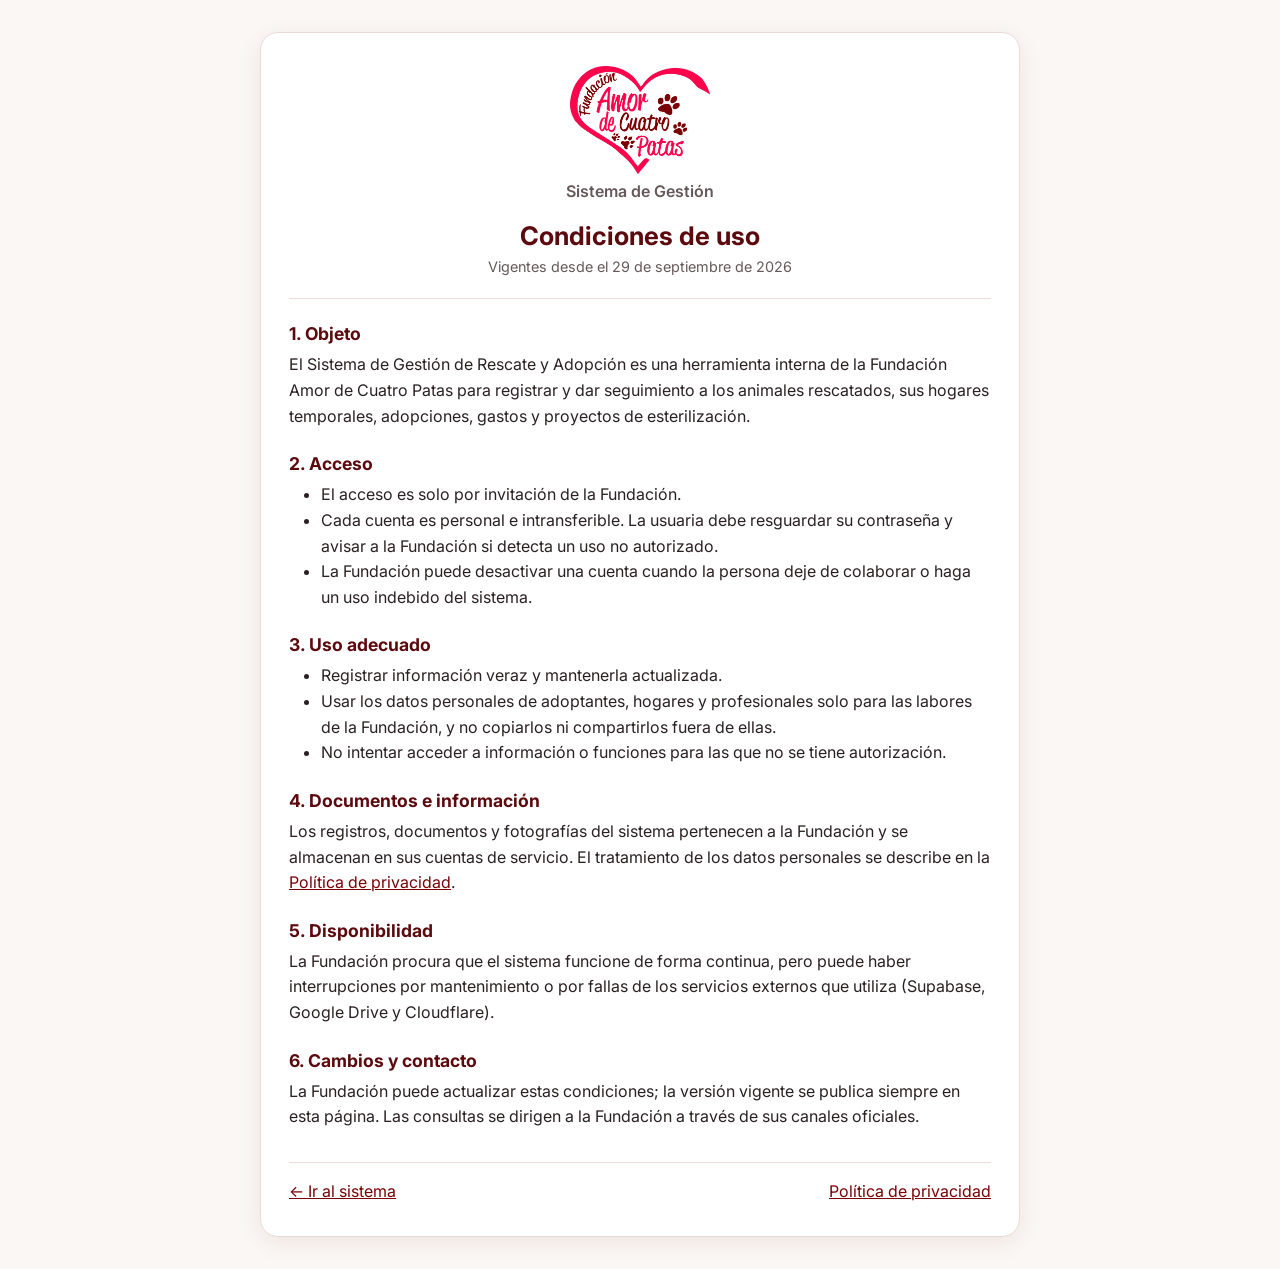
<file: frontend/condiciones.html>
<!doctype html>
<html lang="es">
<head>
    <meta charset="utf-8">
    <meta name="viewport" content="width=device-width, initial-scale=1">
    <meta name="robots" content="noindex, nofollow">
    <meta name="theme-color" content="#5C0A0E">
    <title>Condiciones de uso · Amor de Cuatro Patas</title>
    <link rel="icon" type="image/png" href="./assets/favicon.png">
    <link rel="preconnect" href="https://fonts.googleapis.com">
    <link rel="preconnect" href="https://fonts.gstatic.com" crossorigin>
    <link rel="stylesheet" href="https://fonts.googleapis.com/css2?family=Inter:wght@400;500;600;700&display=swap">
    <link rel="stylesheet" href="https://cdn.jsdelivr.net/npm/bootstrap@5.3.8/dist/css/bootstrap.min.css"
          integrity="sha384-sRIl4kxILFvY47J16cr9ZwB07vP4J8+LH7qKQnuqkuIAvNWLzeN8tE5YBujZqJLB" crossorigin="anonymous">
    <link rel="stylesheet" href="./css/styles.css">
</head>
<body>
    <!-- Página pública e informativa: no usa JavaScript, sesión ni datos del sistema. -->
    <main class="legal-shell">
        <article class="legal-card">
            <header class="legal-head">
                <img class="legal-logo" src="./assets/logo.webp" alt="Fundación Amor de Cuatro Patas">
                <p class="legal-system">Sistema de Gestión</p>
                <h1>Condiciones de uso</h1>
                <p class="legal-date">Vigentes desde el 29 de septiembre de 2026</p>
            </header>

            <h2>1. Objeto</h2>
            <p>El Sistema de Gestión de Rescate y Adopción es una herramienta interna de la Fundación Amor de Cuatro Patas
                para registrar y dar seguimiento a los animales rescatados, sus hogares temporales, adopciones, gastos y
                proyectos de esterilización.</p>

            <h2>2. Acceso</h2>
            <ul>
                <li>El acceso es solo por invitación de la Fundación.</li>
                <li>Cada cuenta es personal e intransferible. La usuaria debe resguardar su contraseña y avisar a la
                    Fundación si detecta un uso no autorizado.</li>
                <li>La Fundación puede desactivar una cuenta cuando la persona deje de colaborar o haga un uso indebido del sistema.</li>
            </ul>

            <h2>3. Uso adecuado</h2>
            <ul>
                <li>Registrar información veraz y mantenerla actualizada.</li>
                <li>Usar los datos personales de adoptantes, hogares y profesionales solo para las labores de la Fundación,
                    y no copiarlos ni compartirlos fuera de ellas.</li>
                <li>No intentar acceder a información o funciones para las que no se tiene autorización.</li>
            </ul>

            <h2>4. Documentos e información</h2>
            <p>Los registros, documentos y fotografías del sistema pertenecen a la Fundación y se almacenan en sus
                cuentas de servicio. El tratamiento de los datos personales se describe en la
                <a href="./privacidad.html">Política de privacidad</a>.</p>

            <h2>5. Disponibilidad</h2>
            <p>La Fundación procura que el sistema funcione de forma continua, pero puede haber interrupciones por
                mantenimiento o por fallas de los servicios externos que utiliza (Supabase, Google Drive y Cloudflare).</p>

            <h2>6. Cambios y contacto</h2>
            <p>La Fundación puede actualizar estas condiciones; la versión vigente se publica siempre en esta página.
                Las consultas se dirigen a la Fundación a través de sus canales oficiales.</p>

            <footer class="legal-foot">
                <a href="./"><span aria-hidden="true">←</span> Ir al sistema</a>
                <a href="./privacidad.html">Política de privacidad</a>
            </footer>
        </article>
    </main>
</body>
</html>
</file>
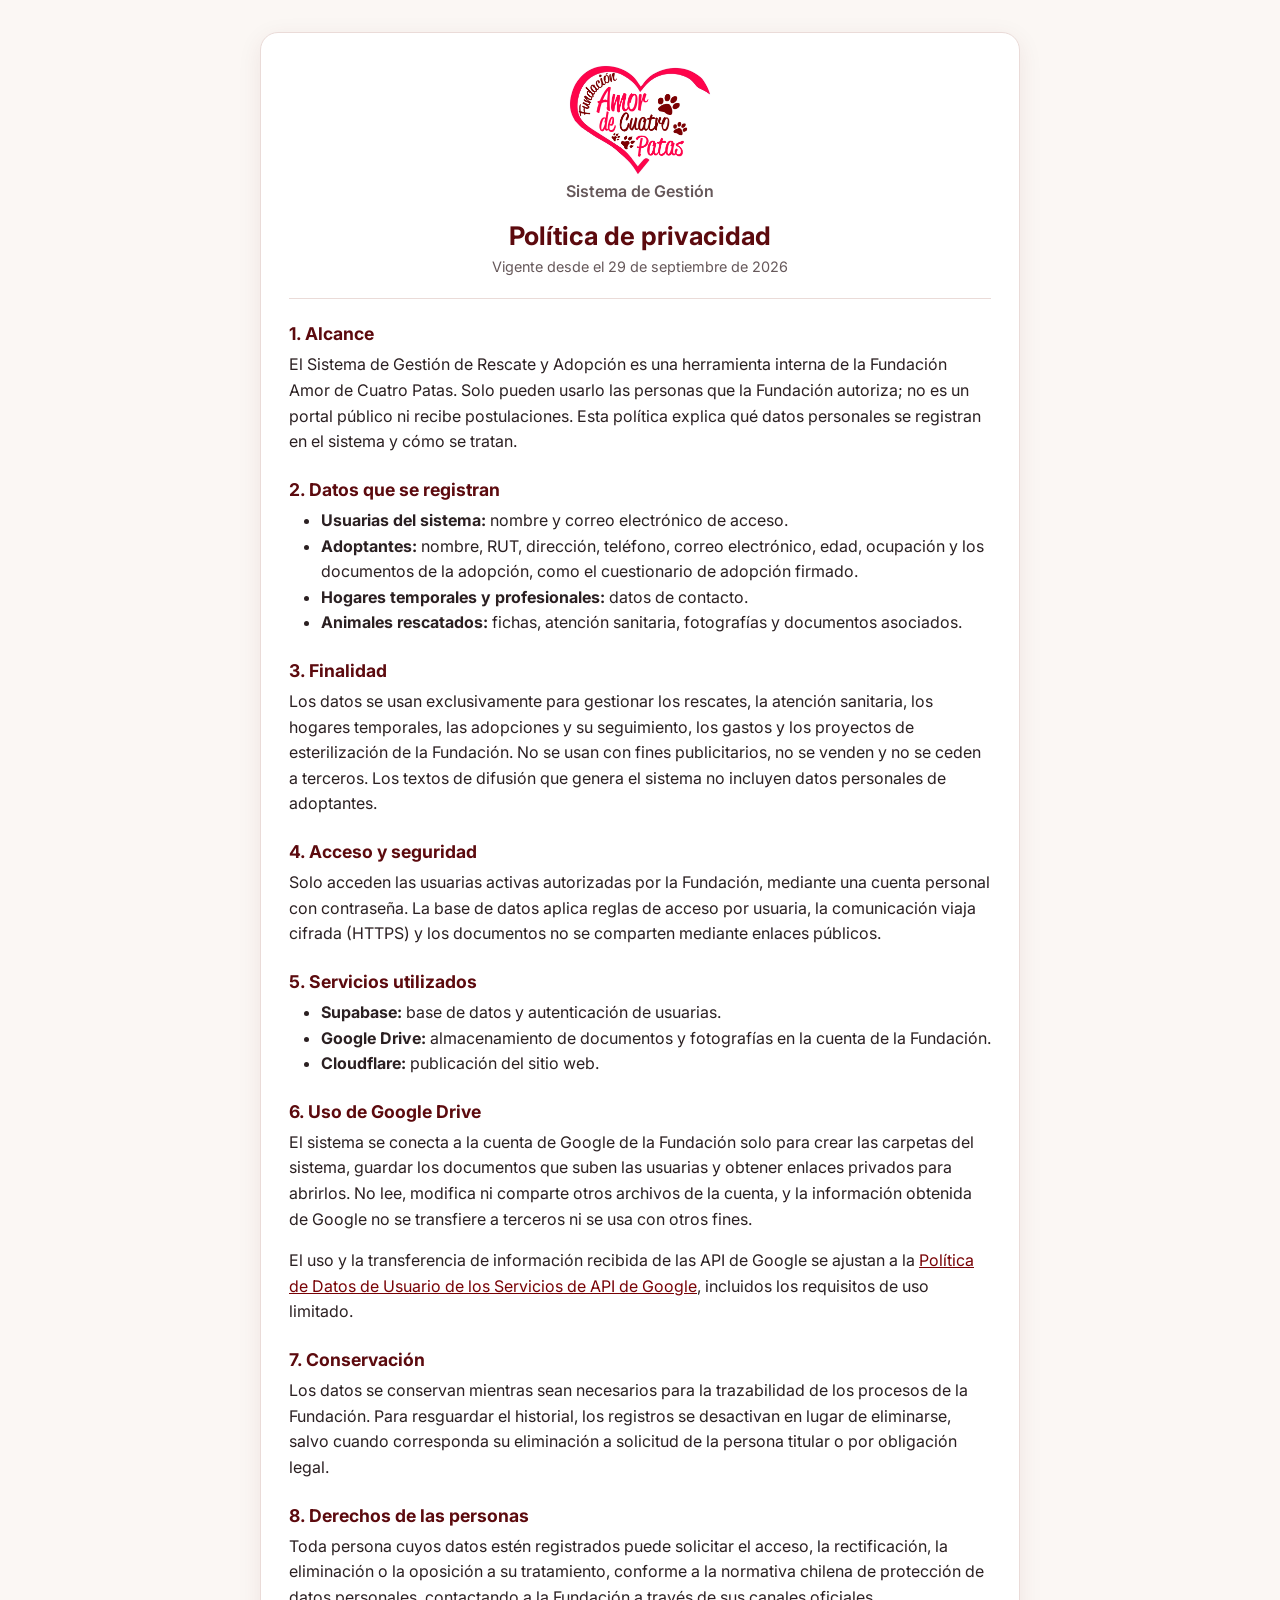
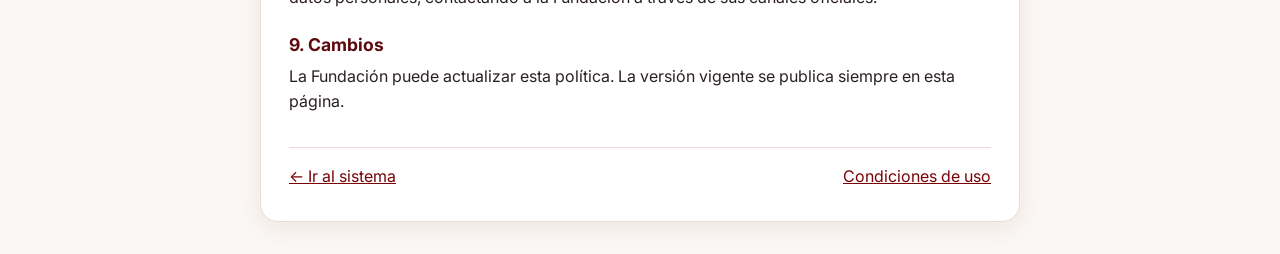
<file: frontend/privacidad.html>
<!doctype html>
<html lang="es">
<head>
    <meta charset="utf-8">
    <meta name="viewport" content="width=device-width, initial-scale=1">
    <meta name="robots" content="noindex, nofollow">
    <meta name="theme-color" content="#5C0A0E">
    <title>Política de privacidad · Amor de Cuatro Patas</title>
    <link rel="icon" type="image/png" href="./assets/favicon.png">
    <link rel="preconnect" href="https://fonts.googleapis.com">
    <link rel="preconnect" href="https://fonts.gstatic.com" crossorigin>
    <link rel="stylesheet" href="https://fonts.googleapis.com/css2?family=Inter:wght@400;500;600;700&display=swap">
    <link rel="stylesheet" href="https://cdn.jsdelivr.net/npm/bootstrap@5.3.8/dist/css/bootstrap.min.css"
          integrity="sha384-sRIl4kxILFvY47J16cr9ZwB07vP4J8+LH7qKQnuqkuIAvNWLzeN8tE5YBujZqJLB" crossorigin="anonymous">
    <link rel="stylesheet" href="./css/styles.css">
</head>
<body>
    <!-- Página pública e informativa: no usa JavaScript, sesión ni datos del sistema. -->
    <main class="legal-shell">
        <article class="legal-card">
            <header class="legal-head">
                <img class="legal-logo" src="./assets/logo.webp" alt="Fundación Amor de Cuatro Patas">
                <p class="legal-system">Sistema de Gestión</p>
                <h1>Política de privacidad</h1>
                <p class="legal-date">Vigente desde el 29 de septiembre de 2026</p>
            </header>

            <h2>1. Alcance</h2>
            <p>El Sistema de Gestión de Rescate y Adopción es una herramienta interna de la Fundación Amor de Cuatro Patas.
                Solo pueden usarlo las personas que la Fundación autoriza; no es un portal público ni recibe postulaciones.
                Esta política explica qué datos personales se registran en el sistema y cómo se tratan.</p>

            <h2>2. Datos que se registran</h2>
            <ul>
                <li><strong>Usuarias del sistema:</strong> nombre y correo electrónico de acceso.</li>
                <li><strong>Adoptantes:</strong> nombre, RUT, dirección, teléfono, correo electrónico, edad, ocupación y los
                    documentos de la adopción, como el cuestionario de adopción firmado.</li>
                <li><strong>Hogares temporales y profesionales:</strong> datos de contacto.</li>
                <li><strong>Animales rescatados:</strong> fichas, atención sanitaria, fotografías y documentos asociados.</li>
            </ul>

            <h2>3. Finalidad</h2>
            <p>Los datos se usan exclusivamente para gestionar los rescates, la atención sanitaria, los hogares temporales,
                las adopciones y su seguimiento, los gastos y los proyectos de esterilización de la Fundación.
                No se usan con fines publicitarios, no se venden y no se ceden a terceros. Los textos de difusión
                que genera el sistema no incluyen datos personales de adoptantes.</p>

            <h2>4. Acceso y seguridad</h2>
            <p>Solo acceden las usuarias activas autorizadas por la Fundación, mediante una cuenta personal con contraseña.
                La base de datos aplica reglas de acceso por usuaria, la comunicación viaja cifrada (HTTPS) y los
                documentos no se comparten mediante enlaces públicos.</p>

            <h2>5. Servicios utilizados</h2>
            <ul>
                <li><strong>Supabase:</strong> base de datos y autenticación de usuarias.</li>
                <li><strong>Google Drive:</strong> almacenamiento de documentos y fotografías en la cuenta de la Fundación.</li>
                <li><strong>Cloudflare:</strong> publicación del sitio web.</li>
            </ul>

            <h2>6. Uso de Google Drive</h2>
            <p>El sistema se conecta a la cuenta de Google de la Fundación solo para crear las carpetas del sistema, guardar
                los documentos que suben las usuarias y obtener enlaces privados para abrirlos. No lee, modifica ni comparte
                otros archivos de la cuenta, y la información obtenida de Google no se transfiere a terceros ni se usa con
                otros fines.</p>
            <p>El uso y la transferencia de información recibida de las API de Google se ajustan a la
                <a href="https://developers.google.com/terms/api-services-user-data-policy" rel="noopener">Política de Datos
                de Usuario de los Servicios de API de Google</a>, incluidos los requisitos de uso limitado.</p>

            <h2>7. Conservación</h2>
            <p>Los datos se conservan mientras sean necesarios para la trazabilidad de los procesos de la Fundación.
                Para resguardar el historial, los registros se desactivan en lugar de eliminarse, salvo cuando corresponda
                su eliminación a solicitud de la persona titular o por obligación legal.</p>

            <h2>8. Derechos de las personas</h2>
            <p>Toda persona cuyos datos estén registrados puede solicitar el acceso, la rectificación, la eliminación o la
                oposición a su tratamiento, conforme a la normativa chilena de protección de datos personales, contactando
                a la Fundación a través de sus canales oficiales.</p>

            <h2>9. Cambios</h2>
            <p>La Fundación puede actualizar esta política. La versión vigente se publica siempre en esta página.</p>

            <footer class="legal-foot">
                <a href="./"><span aria-hidden="true">←</span> Ir al sistema</a>
                <a href="./condiciones.html">Condiciones de uso</a>
            </footer>
        </article>
    </main>
</body>
</html>
</file>
<file: frontend/css/styles.css>
/* ============================================================
   Sistema de Gestión — Fundación Amor de Cuatro Patas
   Identidad visual sobre Bootstrap 5.3.

   El burdeo del logo estructura la interfaz; el rosado es solo
   acento de identidad (nunca texto ni color de error). El rojo de
   error es más vivo que el burdeo para no confundirlos.
   ============================================================ */

:root {
    /* Paleta de la Fundación */
    --acp-primary: #780205;       /* burdeo del logo */
    --acp-primary-dark: #5C0A0E;  /* menú lateral */
    --acp-primary-soft: #F8ECEB;
    --acp-brand: #FD054C;         /* rosado del logo: solo acentos */
    --acp-brand-text: #C8003C;    /* rosado oscurecido cuando va como texto */
    --acp-brand-soft: #FFE8EE;
    --acp-bg: #FBF7F4;
    --acp-surface: #FFFFFF;
    --acp-text: #2B2022;
    --acp-muted: #66585A;   /* ≥ 4.5:1 sobre fondos claros (WCAG AA) */
    --acp-line: #EADBD8;

    /* Semánticos */
    --acp-success: #2A7152;
    --acp-success-soft: #E8F5EE;
    --acp-warning: #9A6212;
    --acp-warning-soft: #FFF4DE;
    --acp-danger: #C4291C;
    --acp-danger-soft: #FDECEA;
    --acp-info: #1F6FA8;
    --acp-info-soft: #E6F1FA;

    --acp-radius: 12px;
    --acp-radius-sm: 10px;
    --acp-shadow: 0 6px 24px rgba(92, 10, 14, .08);
    --acp-sidebar-width: 264px;
    --acp-topbar-height: 64px;

    /* Integración con variables de Bootstrap */
    --bs-body-font-family: Inter, system-ui, -apple-system, "Segoe UI", Roboto, sans-serif;
    --bs-body-color: var(--acp-text);
    --bs-body-bg: var(--acp-bg);
    --bs-secondary-color: var(--acp-muted);
    --bs-secondary-rgb: 102, 88, 90;
    --bs-danger-rgb: 196, 41, 28;
    --bs-success-rgb: 42, 113, 82;
    --bs-border-color: var(--acp-line);
    --bs-border-radius: var(--acp-radius-sm);
    --bs-border-radius-lg: var(--acp-radius);
    --bs-primary: var(--acp-primary);
    --bs-primary-rgb: 120, 2, 5;
    --bs-link-color: var(--acp-primary);
    --bs-link-color-rgb: 120, 2, 5;
    --bs-link-hover-color: var(--acp-primary-dark);
    --bs-link-hover-color-rgb: 92, 10, 14;
    --bs-focus-ring-color: rgba(120, 2, 5, .35);
}

body {
    min-height: 100vh;
    -webkit-font-smoothing: antialiased;
}

/* ------------------------------------------------------------
   Botones
   ------------------------------------------------------------ */
.btn {
    --bs-btn-font-weight: 600;
    --bs-btn-border-radius: var(--acp-radius-sm);
    display: inline-flex;
    align-items: center;
    justify-content: center;
    gap: .45rem;
}

.btn-primary {
    --bs-btn-bg: var(--acp-primary);
    --bs-btn-border-color: var(--acp-primary);
    --bs-btn-hover-bg: var(--acp-primary-dark);
    --bs-btn-hover-border-color: var(--acp-primary-dark);
    --bs-btn-active-bg: var(--acp-primary-dark);
    --bs-btn-active-border-color: var(--acp-primary-dark);
    --bs-btn-disabled-bg: var(--acp-primary);
    --bs-btn-disabled-border-color: var(--acp-primary);
    --bs-btn-focus-shadow-rgb: 120, 2, 5;
}

.btn-outline-primary {
    --bs-btn-color: var(--acp-primary);
    --bs-btn-border-color: var(--acp-primary);
    --bs-btn-hover-bg: var(--acp-primary);
    --bs-btn-hover-border-color: var(--acp-primary);
    --bs-btn-active-bg: var(--acp-primary-dark);
    --bs-btn-focus-shadow-rgb: 120, 2, 5;
    background: var(--acp-surface);
}

.btn-outline-secondary {
    --bs-btn-color: var(--acp-muted);
    --bs-btn-border-color: #CDB8B6;
    --bs-btn-hover-bg: var(--acp-muted);
    --bs-btn-hover-border-color: var(--acp-muted);
    --bs-btn-active-bg: var(--acp-text);
    --bs-btn-disabled-color: var(--acp-muted);
    background: var(--acp-surface);
}

/* Colores semánticos con contraste AA (Bootstrap usa tonos más claros). */
.btn-outline-danger {
    --bs-btn-color: var(--acp-danger);
    --bs-btn-border-color: var(--acp-danger);
    --bs-btn-hover-bg: var(--acp-danger);
    --bs-btn-hover-border-color: var(--acp-danger);
    --bs-btn-active-bg: #9E2016;
    --bs-btn-disabled-color: var(--acp-danger);
    background: var(--acp-surface);
}

.btn-outline-success {
    --bs-btn-color: var(--acp-success);
    --bs-btn-border-color: var(--acp-success);
    --bs-btn-hover-bg: var(--acp-success);
    --bs-btn-hover-border-color: var(--acp-success);
    --bs-btn-active-bg: #1F5A40;
    background: var(--acp-surface);
}

.btn-danger {
    --bs-btn-bg: var(--acp-danger);
    --bs-btn-border-color: var(--acp-danger);
    --bs-btn-hover-bg: #9E2016;
    --bs-btn-hover-border-color: #9E2016;
}

.btn-brand {
    --bs-btn-color: #fff;
    --bs-btn-bg: var(--acp-brand-text);
    --bs-btn-border-color: var(--acp-brand-text);
    --bs-btn-hover-color: #fff;
    --bs-btn-hover-bg: #A30032;
    --bs-btn-hover-border-color: #A30032;
    --bs-btn-focus-shadow-rgb: 233, 30, 99;
}

.btn-icon {
    width: 40px;
    height: 40px;
    padding: 0;
    border: 1px solid var(--acp-line);
    background: var(--acp-surface);
    color: var(--acp-primary-dark);
    font-size: 1.25rem;
}

/* Foco visible y consistente */
:focus-visible {
    outline: 3px solid rgba(120, 2, 5, .55);
    outline-offset: 2px;
}

/* Botones: anillo doble (blanco + azul) visible sobre fondos claros y oscuros. */
.btn:focus-visible,
.btn-check:focus-visible + .btn,
.nav-link:focus-visible,
.dropdown-item:focus-visible {
    outline: 0;
    box-shadow: 0 0 0 2px #fff, 0 0 0 5px var(--acp-primary);
}

.form-control:focus,
.form-select:focus {
    border-color: var(--acp-primary);
    box-shadow: 0 0 0 .2rem rgba(120, 2, 5, .2);
}

.form-label {
    font-weight: 600;
    font-size: .9rem;
}

.skip-link {
    position: absolute;
    left: 1rem;
    top: -3rem;
    z-index: 2000;
    padding: .5rem 1rem;
    background: var(--acp-primary-dark);
    color: #fff;
    border-radius: var(--acp-radius-sm);
    transition: top .15s;
}

.skip-link:focus {
    top: 1rem;
    color: #fff;
}

/* ------------------------------------------------------------
   Marca
   ------------------------------------------------------------ */
.brand {
    display: inline-flex;
    align-items: center;
    gap: .75rem;
    text-align: left;
}

.brand-symbol,
.brand-logo {
    width: 44px;
    height: 44px;
    flex-shrink: 0;
    border-radius: 12px;
}

.brand-symbol {
    display: grid;
    place-items: center;
    font-size: 1.35rem;
    color: var(--acp-brand);
    background: #fff;
}

.brand-logo {
    object-fit: contain;
    background: #fff;
}

.brand-text {
    display: flex;
    flex-direction: column;
    line-height: 1.2;
}

.brand-name {
    font-weight: 700;
    font-size: .95rem;
}

.brand-system {
    font-size: .75rem;
    opacity: .75;
}

.brand-light { color: #fff; }
.brand-dark { color: var(--acp-primary-dark); }
.brand-dark .brand-symbol {
    background: var(--acp-primary-dark);
}

/* Logo oficial: el nombre de la Fundación ya viene en la imagen. */
.brand-has-logo {
    flex-direction: column;
    align-items: center;
    gap: .5rem;
    text-align: center;
}

.brand-plate {
    display: block;
    background: #fff;
    border-radius: var(--acp-radius);
    padding: .4rem .75rem;
}

.brand-has-logo .brand-logo {
    display: block;
    width: auto;
    height: 100px;
    border-radius: 0;
    background: none;
}

.brand-has-logo .brand-system {
    font-weight: 600;
    letter-spacing: .02em;
}

.brand-light.brand-has-logo .brand-system { opacity: .85; }
.brand-dark.brand-has-logo .brand-system { color: var(--acp-muted); opacity: 1; }

/* En el login y la pantalla de carga el fondo ya es claro: sin placa y un poco más grande. */
.brand-dark .brand-plate { padding: 0; background: none; }
.brand-dark.brand-has-logo .brand-logo { height: 120px; }

/* ------------------------------------------------------------
   Pantallas completas: login, arranque, errores
   ------------------------------------------------------------ */
.login-shell,
.fullscreen-center {
    min-height: 100vh;
    display: grid;
    place-items: center;
    padding: 1.5rem 1rem;
    background:
        radial-gradient(circle at 12% 12%, var(--acp-brand-soft), transparent 30%),
        radial-gradient(circle at 88% 88%, var(--acp-primary-soft), transparent 32%),
        var(--acp-bg);
}

.login-card {
    width: min(420px, 100%);
    background: var(--acp-surface);
    border: 1px solid var(--acp-line);
    border-radius: 18px;
    box-shadow: 0 20px 60px rgba(92, 10, 14, .14);
    padding: 2rem 1.75rem;
}

.login-brand {
    display: flex;
    justify-content: center;
    margin-bottom: 1.5rem;
}

.login-title {
    font-size: 1.35rem;
    font-weight: 700;
    text-align: center;
    margin-bottom: .25rem;
    color: var(--acp-primary-dark);
}

.login-subtitle {
    text-align: center;
    color: var(--acp-muted);
    font-size: .9rem;
    margin-bottom: 1.5rem;
}

.login-legal {
    margin-top: 1.25rem;
    padding-top: 1rem;
    border-top: 1px solid var(--acp-line);
    text-align: center;
    font-size: .8rem;
    color: var(--acp-muted);
}

.login-legal a { color: var(--acp-muted); }
.login-legal a:hover { color: var(--acp-primary); }

/* ------------------------------------------------------------
   Páginas públicas: privacidad y condiciones de uso
   ------------------------------------------------------------ */
.legal-shell {
    min-height: 100vh;
    padding: 2rem 1rem;
    background: var(--acp-bg);
}

.legal-card {
    max-width: 760px;
    margin: 0 auto;
    background: var(--acp-surface);
    border: 1px solid var(--acp-line);
    border-radius: 18px;
    box-shadow: var(--acp-shadow);
    padding: 2rem 1.75rem;
    line-height: 1.6;
}

.legal-head {
    text-align: center;
    margin-bottom: 1.5rem;
    padding-bottom: 1.25rem;
    border-bottom: 1px solid var(--acp-line);
}

.legal-logo { height: 110px; width: auto; }
.legal-system { margin: .25rem 0 1rem; font-weight: 600; color: var(--acp-muted); }
.legal-head h1 { font-size: 1.6rem; font-weight: 700; color: var(--acp-primary-dark); margin-bottom: .25rem; }
.legal-date { color: var(--acp-muted); font-size: .9rem; margin: 0; }

.legal-card h2 {
    font-size: 1.1rem;
    font-weight: 700;
    color: var(--acp-primary-dark);
    margin: 1.5rem 0 .5rem;
}

.legal-foot {
    display: flex;
    flex-wrap: wrap;
    justify-content: space-between;
    gap: .75rem;
    margin-top: 2rem;
    padding-top: 1rem;
    border-top: 1px solid var(--acp-line);
}

@media (max-width: 575.98px) {
    .legal-card { padding: 1.5rem 1.1rem; }
    .legal-logo { height: 90px; }
}

/* ------------------------------------------------------------
   Layout autenticado
   ------------------------------------------------------------ */
.app-shell {
    min-height: 100vh;
}

.sidebar {
    background: var(--acp-primary-dark);
    color: #fff;
    --bs-offcanvas-width: var(--acp-sidebar-width);
    --bs-offcanvas-bg: var(--acp-primary-dark);
    --bs-offcanvas-color: #fff;
}

.sidebar-head {
    display: flex;
    align-items: center;
    justify-content: space-between;
    gap: .5rem;
    padding: 1.25rem 1rem;
    border-bottom: 1px solid rgba(255, 255, 255, .12);
}

.sidebar-brand {
    flex: 1;
    display: flex;
    justify-content: center;
    text-decoration: none;
}

.sidebar-brand:focus-visible {
    outline: 3px solid #fff;
    outline-offset: 3px;
    border-radius: var(--acp-radius);
}

.sidebar-nav {
    flex: 1;
    overflow-y: auto;
    padding: 1rem .75rem;
}

.sidebar-nav .nav-link {
    display: flex;
    align-items: center;
    gap: .75rem;
    padding: .65rem .8rem;
    margin-bottom: .2rem;
    border-radius: var(--acp-radius-sm);
    color: rgba(255, 255, 255, .8);
    font-weight: 500;
    font-size: .92rem;
}

.sidebar-nav .nav-link i {
    font-size: 1.1rem;
    width: 1.25rem;
    text-align: center;
}

.sidebar-nav .nav-link:hover {
    background: rgba(255, 255, 255, .08);
    color: #fff;
}

/* Opción activa: fondo + barra fucsia + peso (no depende solo del color) */
.sidebar-nav .nav-link.active {
    background: rgba(255, 255, 255, .14);
    color: #fff;
    font-weight: 700;
    box-shadow: inset 4px 0 0 var(--acp-brand);
}

/* Bootstrap usa outline:0 + sombra poco visible sobre fondo oscuro. */
.sidebar-nav .nav-link:focus-visible,
.sidebar-brand:focus-visible {
    outline: 3px solid #fff;
    outline-offset: -3px;
    box-shadow: none;
}

.sidebar-foot {
    padding: 1rem;
    font-size: .75rem;
    color: rgba(255, 255, 255, .72);
    border-top: 1px solid rgba(255, 255, 255, .12);
}

.app-main {
    min-width: 0;
    display: flex;
    flex-direction: column;
    min-height: 100vh;
}

.topbar {
    position: sticky;
    top: 0;
    z-index: 1020;
    height: var(--acp-topbar-height);
    display: flex;
    align-items: center;
    gap: .75rem;
    padding: 0 1rem;
    background: var(--acp-surface);
    border-bottom: 1px solid var(--acp-line);
}

.topbar-context {
    font-weight: 600;
    color: var(--acp-primary-dark);
    white-space: nowrap;
    overflow: hidden;
    text-overflow: ellipsis;
}

.user-button {
    border: 1px solid transparent;
    color: var(--acp-text);
    font-weight: 600;
    max-width: 280px;
}

.user-button:hover,
.user-button[aria-expanded="true"] {
    background: var(--acp-primary-soft);
}

.user-avatar {
    width: 34px;
    height: 34px;
    flex-shrink: 0;
    display: grid;
    place-items: center;
    border-radius: 50%;
    background: var(--acp-primary);
    color: #fff;
    font-size: .8rem;
    font-weight: 700;
}

.user-name {
    overflow: hidden;
    text-overflow: ellipsis;
    white-space: nowrap;
}

.dropdown-item {
    display: flex;
    align-items: center;
    gap: .5rem;
}

.app-content {
    flex: 1;
    width: 100%;
    max-width: 1500px;
    margin: 0 auto;
    padding: 1.5rem 1rem 2.5rem;
}

.app-content:focus {
    outline: none;
}

/* Escritorio: sidebar fijo */
@media (min-width: 992px) {
    .app-shell {
        display: grid;
        grid-template-columns: var(--acp-sidebar-width) minmax(0, 1fr);
    }

    .sidebar.offcanvas-lg {
        position: sticky;
        top: 0;
        height: 100vh;
        display: flex;
        flex-direction: column;
        /* Bootstrap fuerza fondo transparente en .offcanvas-lg desde lg. */
        background-color: var(--acp-primary-dark) !important;
    }

    .topbar {
        padding: 0 1.75rem;
    }

    .app-content {
        padding: 1.75rem 1.75rem 3rem;
    }
}

@media (max-width: 991.98px) {
    .sidebar {
        display: flex;
        flex-direction: column;
    }
}

@media (max-width: 575.98px) {
    .user-name {
        display: none;
    }
}

/* ------------------------------------------------------------
   Encabezado de página y paneles
   ------------------------------------------------------------ */
.page-header {
    display: flex;
    flex-wrap: wrap;
    align-items: flex-end;
    justify-content: space-between;
    gap: 1rem;
    margin-bottom: 1.5rem;
}

.page-title {
    font-size: 1.6rem;
    font-weight: 700;
    color: var(--acp-primary-dark);
    margin: 0;
}

.page-title:focus {
    outline: none;
}

.page-subtitle {
    color: var(--acp-muted);
    margin: .25rem 0 0;
}

.page-actions {
    display: flex;
    flex-wrap: wrap;
    gap: .5rem;
}

.welcome-date {
    margin: 0;
    color: var(--acp-muted);
    font-size: .9rem;
    display: flex;
    align-items: center;
    gap: .4rem;
}

.card-panel {
    background: var(--acp-surface);
    border: 1px solid var(--acp-line);
    border-radius: var(--acp-radius);
    box-shadow: var(--acp-shadow);
    padding: 1.25rem;
}

/* ------------------------------------------------------------
   Estados: carga, vacío, sin resultados, error
   ------------------------------------------------------------ */
.state-block {
    display: flex;
    flex-direction: column;
    align-items: center;
    text-align: center;
    gap: .5rem;
    padding: 2.5rem 1rem;
}

.state-icon {
    width: 64px;
    height: 64px;
    display: grid;
    place-items: center;
    border-radius: 50%;
    font-size: 1.75rem;
    background: var(--acp-primary-soft);
    color: var(--acp-primary);
    margin-bottom: .25rem;
}

.state-noresults .state-icon {
    background: var(--acp-warning-soft);
    color: var(--acp-warning);
}

.state-error .state-icon {
    background: var(--acp-danger-soft);
    color: var(--acp-danger);
}

.state-title {
    font-size: 1.1rem;
    font-weight: 700;
    margin: 0;
    color: var(--acp-text);
}

.state-text {
    color: var(--acp-muted);
    max-width: 460px;
    margin: 0 0 .75rem;
}

.state-loading .state-text {
    margin: .5rem 0 0;
}

/* ------------------------------------------------------------
   Toasts
   ------------------------------------------------------------ */
.toast-container {
    z-index: 2000;
}

.app-toast {
    border: 0;
    border-left: 5px solid var(--acp-info);
    box-shadow: 0 10px 30px rgba(92, 10, 14, .18);
}

.app-toast .toast-icon { font-size: 1.1rem; }
.toast-success { border-left-color: var(--acp-success); }
.toast-success .toast-icon { color: var(--acp-success); }
.toast-error { border-left-color: var(--acp-danger); }
.toast-error .toast-icon { color: var(--acp-danger); }
.toast-warning { border-left-color: var(--acp-warning); }
.toast-warning .toast-icon { color: var(--acp-warning); }
.toast-info .toast-icon { color: var(--acp-info); }

/* ------------------------------------------------------------
   Modales
   ------------------------------------------------------------ */
.modal-content {
    border: 0;
    border-radius: var(--acp-radius);
}

.modal-title {
    font-weight: 700;
    color: var(--acp-primary-dark);
}

/* ------------------------------------------------------------
   Utilidades
   ------------------------------------------------------------ */
.pre-line { white-space: pre-line; }

.section-icon {
    width: 40px;
    height: 40px;
    flex-shrink: 0;
    display: grid;
    place-items: center;
    border-radius: var(--acp-radius-sm);
    background: var(--acp-primary-soft);
    color: var(--acp-primary);
    font-size: 1.2rem;
}

.back-link {
    display: inline-flex;
    align-items: center;
    gap: .35rem;
    font-weight: 600;
    text-decoration: none;
}

.block-title {
    font-size: 1rem;
    font-weight: 700;
    color: var(--acp-primary-dark);
    display: flex;
    align-items: center;
    gap: .5rem;
    margin-bottom: .75rem;
}

.form-hint { font-size: .85rem; color: var(--acp-muted); }

.form-section {
    border: 1px solid var(--acp-line);
    border-radius: var(--acp-radius-sm);
    padding: 1rem;
    margin-bottom: 1rem;
}

.form-section legend {
    float: none;
    width: auto;
    font-size: .95rem;
    font-weight: 700;
    color: var(--acp-primary-dark);
    padding: 0 .4rem;
    margin-bottom: .25rem;
}

.modal-actions {
    display: flex;
    flex-wrap: wrap;
    justify-content: flex-end;
    gap: .5rem;
    margin-top: 1.25rem;
}

/* ------------------------------------------------------------
   Badges (estado formal, indicador visual, suaves)
   ------------------------------------------------------------ */
.badge {
    font-weight: 600;
    border-radius: 999px;
    padding: .35em .7em;
    /* Textos largos (p. ej. contexto de un documento) no deben ensanchar la página. */
    max-width: 100%;
    white-space: normal;
    overflow-wrap: break-word;
    text-align: left;
    line-height: 1.25;
}

.badge-state { border: 1px solid transparent; }
.badge-state-rescatado { background: var(--acp-info-soft); color: var(--acp-info); border-color: #BFDAF0; }
.badge-state-tratamiento { background: var(--acp-warning-soft); color: var(--acp-warning); border-color: #F2D9A6; }
.badge-state-hogar { background: var(--acp-primary-soft); color: var(--acp-primary-dark); border-color: #E8CBC8; }
.badge-state-disponible { background: var(--acp-success-soft); color: var(--acp-success); border-color: #BFE3CF; }
.badge-state-adoptado { background: var(--acp-primary-dark); color: #fff; }
.badge-state-otro { background: #F3ECEA; color: var(--acp-text); }

/* Indicador visual (no es estado): contorno, sin relleno sólido */
.badge-availability {
    background: #fff;
    color: var(--acp-success);
    border: 1px dashed var(--acp-success);
}

.badge-soft-success { background: var(--acp-success-soft); color: var(--acp-success); }
.badge-soft-warning { background: var(--acp-warning-soft); color: var(--acp-warning); }
.badge-soft-info { background: var(--acp-info-soft); color: var(--acp-info); }
.badge-soft-muted { background: #F3ECEA; color: var(--acp-muted); }

/* ------------------------------------------------------------
   Dashboard: KPI clickeables
   ------------------------------------------------------------ */
.kpi-grid {
    display: grid;
    grid-template-columns: repeat(auto-fit, minmax(180px, 1fr));
    gap: 1rem;
}

.kpi-card {
    display: flex;
    flex-direction: column;
    gap: .25rem;
    padding: 1.1rem 1.2rem;
    background: var(--acp-surface);
    border: 1px solid var(--acp-line);
    border-radius: var(--acp-radius);
    box-shadow: var(--acp-shadow);
    color: var(--acp-text);
    text-decoration: none;
    transition: transform .12s ease, box-shadow .12s ease, border-color .12s ease;
}

a.kpi-card:hover {
    transform: translateY(-2px);
    border-color: var(--acp-primary);
    box-shadow: 0 10px 28px rgba(92, 10, 14, .14);
    color: var(--acp-text);
}

.kpi-card.is-disabled { opacity: .7; }

.kpi-top {
    display: flex;
    justify-content: space-between;
    align-items: center;
    gap: .5rem;
}

.kpi-label { font-weight: 600; color: var(--acp-muted); font-size: .9rem; }
.kpi-value { font-size: 2rem; font-weight: 700; line-height: 1.1; color: var(--acp-primary-dark); }
.kpi-hint { font-size: .8rem; color: var(--acp-muted); }

.kpi-icon {
    width: 38px;
    height: 38px;
    display: grid;
    place-items: center;
    border-radius: var(--acp-radius-sm);
    font-size: 1.15rem;
}

.kpi-primary { background: var(--acp-primary-soft); color: var(--acp-primary); }
.kpi-warning { background: var(--acp-warning-soft); color: var(--acp-warning); }
.kpi-teal { background: #E3F2F1; color: #1E6F6A; }
.kpi-success { background: var(--acp-success-soft); color: var(--acp-success); }
.kpi-brand { background: var(--acp-brand-soft); color: var(--acp-brand-text); }

/* ------------------------------------------------------------
   Animales: filtros, tarjetas y lista
   ------------------------------------------------------------ */
.results-bar {
    display: flex;
    flex-wrap: wrap;
    align-items: center;
    justify-content: space-between;
    gap: .75rem;
    margin-bottom: 1rem;
}

.results-bar .filter-summary,
.results-bar p { margin-bottom: 0 !important; }

.filter-summary {
    display: flex;
    flex-wrap: wrap;
    align-items: center;
    gap: .5rem;
    padding: .6rem .9rem;
    margin-bottom: 1rem;
    background: var(--acp-primary-soft);
    border-radius: var(--acp-radius-sm);
}

.filter-chip {
    background: #fff;
    border: 1px solid #E8CBC8;
    border-radius: 999px;
    padding: .15rem .65rem;
    font-size: .85rem;
}

.animal-grid {
    display: grid;
    grid-template-columns: repeat(auto-fill, minmax(190px, 1fr));
    gap: 1rem;
}

@media (max-width: 575.98px) {
    .animal-grid { grid-template-columns: 1fr; }
}

.animal-card {
    display: flex;
    flex-direction: column;
    background: var(--acp-surface);
    border: 1px solid var(--acp-line);
    border-radius: var(--acp-radius);
    overflow: hidden;
    color: var(--acp-text);
    text-decoration: none;
    transition: transform .12s ease, box-shadow .12s ease, border-color .12s ease;
}

.animal-card:hover {
    transform: translateY(-2px);
    border-color: var(--acp-primary);
    box-shadow: var(--acp-shadow);
    color: var(--acp-text);
}

.animal-card-photo {
    width: 100%;
    height: 150px;
    object-fit: cover;
    background: var(--acp-primary-soft);
}

.photo-placeholder {
    display: grid;
    place-items: center;
    background: linear-gradient(135deg, var(--acp-primary-soft), #fff);
    color: var(--acp-primary);
    font-size: 2rem;
}

.animal-card-body {
    display: flex;
    flex-direction: column;
    gap: .35rem;
    padding: .8rem .9rem 1rem;
}

.animal-card-name { font-weight: 700; font-size: 1.02rem; }
.animal-card-meta { font-size: .85rem; color: var(--acp-muted); }
.animal-card-badges { display: flex; flex-wrap: wrap; gap: .35rem; }
.animal-card-chip { font-size: .8rem; color: var(--acp-muted); font-variant-numeric: tabular-nums; }

.animal-thumb {
    width: 44px;
    height: 44px;
    border-radius: 10px;
    object-fit: cover;
    font-size: 1.1rem;
}

.row-link { position: relative; }
.animal-table td { vertical-align: middle; }

/* ------------------------------------------------------------
   Ficha del animal
   ------------------------------------------------------------ */
.animal-header {
    display: grid;
    grid-template-columns: auto 1fr;
    gap: 1.25rem;
    align-items: center;
    margin-bottom: 1rem;
}

.animal-header-photo {
    position: relative;
    width: 140px;
    height: 140px;
    border-radius: var(--acp-radius);
    overflow: hidden;
}

.animal-header-photo img,
.animal-header-photo .photo-placeholder {
    width: 100%;
    height: 100%;
    object-fit: cover;
}

.photo-button {
    position: absolute;
    left: .4rem;
    right: .4rem;
    bottom: .4rem;
    font-size: .75rem;
    padding: .2rem .4rem;
    opacity: .92;
}

.animal-header-actions {
    grid-column: 1 / -1;
    display: flex;
    flex-wrap: wrap;
    gap: .5rem;
}

@media (min-width: 768px) {
    .animal-header { grid-template-columns: auto 1fr auto; }
    .animal-header-actions { grid-column: auto; flex-direction: column; }
}

@media (max-width: 575.98px) {
    .animal-header { grid-template-columns: 1fr; }
    .animal-header-photo { width: 100%; height: 200px; }
}

.detail-tabs {
    overflow-x: auto;
    margin-bottom: 1rem;
    border-bottom: 1px solid var(--acp-line);
}

.detail-tabs .nav-underline {
    --bs-nav-underline-gap: .15rem;
}

.detail-tabs {
    scrollbar-width: thin;
}

.detail-tabs .nav-link {
    color: var(--acp-muted);
    font-weight: 600;
    font-size: .92rem;
    white-space: nowrap;
    display: flex;
    align-items: center;
    gap: .3rem;
    padding: .55rem .6rem;
}

.detail-tabs .nav-link.active {
    color: var(--acp-primary-dark);
    border-bottom-color: var(--acp-brand);
}

.tab-toolbar {
    display: flex;
    flex-wrap: wrap;
    justify-content: space-between;
    align-items: flex-start;
    gap: .75rem;
    margin-bottom: 1rem;
}

.tab-title { font-size: 1.1rem; font-weight: 700; margin: 0; color: var(--acp-primary-dark); }

.info-grid {
    display: grid;
    grid-template-columns: repeat(auto-fill, minmax(200px, 1fr));
    gap: .75rem;
    margin-bottom: 1rem;
}

.info-text {
    display: grid;
    grid-template-columns: repeat(auto-fit, minmax(280px, 1fr));
    gap: .75rem;
    margin: 0;
}

.info-block {
    background: #FCF8F6;
    border: 1px solid #F1E6E3;
    border-radius: var(--acp-radius-sm);
    padding: .65rem .8rem;
}

.info-block dt {
    font-size: .75rem;
    text-transform: uppercase;
    letter-spacing: .03em;
    color: var(--acp-muted);
    font-weight: 600;
}

.info-block dd { margin: .2rem 0 0; font-weight: 500; overflow-wrap: anywhere; }
.info-block { min-width: 0; }

/* Línea de tiempo (salud, historial) */
.timeline {
    list-style: none;
    padding: 0;
    margin: 0;
    border-left: 2px solid var(--acp-line);
}

.timeline-item {
    position: relative;
    padding: 0 0 1rem 1.25rem;
}

.timeline-item::before {
    content: "";
    position: absolute;
    left: -7px;
    top: .35rem;
    width: 12px;
    height: 12px;
    border-radius: 50%;
    background: var(--acp-primary);
    border: 2px solid #fff;
}

.timeline-item.is-current::before { background: var(--acp-brand); }
.timeline-date { font-size: .8rem; color: var(--acp-muted); font-weight: 600; margin-bottom: .25rem; }

.timeline-card {
    background: #FCF8F6;
    border: 1px solid #F1E6E3;
    border-radius: var(--acp-radius-sm);
    padding: .7rem .9rem;
}

.mini-dl { display: grid; grid-template-columns: repeat(auto-fit, minmax(160px, 1fr)); gap: .4rem .9rem; margin: .5rem 0 0; }
.mini-dl dt { font-size: .75rem; color: var(--acp-muted); font-weight: 600; }
.mini-dl dd { margin: 0; white-space: pre-line; }

.current-home {
    padding: 1rem;
    border: 1px solid #E8CBC8;
    background: var(--acp-primary-soft);
    border-radius: var(--acp-radius-sm);
}

.current-home.is-empty { background: #FCF8F6; border-color: var(--acp-line); }

/* Resumen de registro (pasos posteriores) */
.post-step { display: flex; flex-wrap: wrap; align-items: center; gap: .5rem; padding: .3rem 0; }

/* ------------------------------------------------------------
   Hogares temporales
   ------------------------------------------------------------ */
.home-grid {
    display: grid;
    grid-template-columns: repeat(auto-fill, minmax(290px, 1fr));
    gap: 1rem;
}

.home-card {
    display: flex;
    flex-direction: column;
    gap: .75rem;
}

.home-card.is-inactive { opacity: .8; background: #FDFAF9; }

.home-contact { display: grid; gap: .3rem; margin: 0; }
.home-contact > div { display: flex; gap: .5rem; }
.home-contact dt { color: var(--acp-muted); }
.home-contact dd { margin: 0; }

.occupants {
    background: #FCF8F6;
    border-radius: var(--acp-radius-sm);
    padding: .6rem .8rem;
}

/* ------------------------------------------------------------
   Subsecciones de módulo (Adopciones | Adoptantes)
   ------------------------------------------------------------ */
.section-tabs { border-bottom: 1px solid var(--acp-line); }
.section-tabs .nav-link { color: var(--acp-muted); font-weight: 600; display: flex; gap: .35rem; align-items: center; }
.section-tabs .nav-link.active { color: var(--acp-primary-dark); border-bottom-color: var(--acp-brand); }

/* ------------------------------------------------------------
   Gastos
   ------------------------------------------------------------ */
.expense-summary {
    display: grid;
    grid-template-columns: repeat(auto-fit, minmax(170px, 1fr));
    gap: .75rem;
}

.expense-summary > div {
    background: #FCF8F6;
    border: 1px solid #F1E6E3;
    border-radius: var(--acp-radius-sm);
    padding: .6rem .8rem;
    display: flex;
    flex-direction: column;
}

.expense-summary span { font-size: .8rem; color: var(--acp-muted); font-weight: 600; }
.expense-summary strong { font-size: 1.15rem; color: var(--acp-primary-dark); font-variant-numeric: tabular-nums; }
.expense-summary.is-over > div:last-child { background: var(--acp-danger-soft); border-color: #F5C6C1; }
.expense-summary.is-over > div:last-child strong { color: var(--acp-danger); }

.allocation-row {
    display: flex;
    flex-wrap: wrap;
    align-items: flex-end;
    gap: .5rem;
    padding: .5rem 0;
    border-bottom: 1px dashed var(--acp-line);
}

.allocation-amount { width: 170px; }
.btn-icon-sm { width: 38px; height: 38px; padding: 0; }
.allocation-row [data-row-error]:empty { display: none !important; }

@media (max-width: 575.98px) {
    .allocation-amount { width: calc(100% - 46px); }
}

/* ------------------------------------------------------------
   Archivos
   ------------------------------------------------------------ */
.file-list { list-style: none; padding: 0; margin: 0; }

.file-item {
    display: flex;
    align-items: center;
    gap: .75rem;
    padding: .7rem 0;
    border-bottom: 1px solid #F1E6E3;
}

.file-item:last-child { border-bottom: 0; }
.file-icon { font-size: 1.6rem; color: var(--acp-primary); }
.file-info { flex: 1; min-width: 0; }

@media (max-width: 575.98px) {
    .file-item { flex-wrap: wrap; }
    .file-item .btn { width: 100%; }
}

.upload-progress {
    display: flex;
    align-items: center;
    gap: .5rem;
    padding: .6rem .8rem;
    background: var(--acp-info-soft);
    color: var(--acp-info);
    border-radius: var(--acp-radius-sm);
}

/* ------------------------------------------------------------
   Difusión
   ------------------------------------------------------------ */
.diffusion-text {
    font-size: .95rem;
    line-height: 1.5;
    white-space: pre-wrap;
}

/* ------------------------------------------------------------
   Impresión (informes)
   ------------------------------------------------------------ */
@media print {
    .sidebar,
    .topbar,
    .page-actions,
    .toast-container,
    .skip-link {
        display: none !important;
    }

    .app-shell {
        display: block;
    }

    .card-panel {
        box-shadow: none;
    }
}

/* ------------------------------------------------------------
   Proyectos de esterilización
   ------------------------------------------------------------ */
.project-card {
    position: relative;
    display: flex;
    flex-direction: column;
    gap: .75rem;
    transition: box-shadow .15s ease, transform .15s ease;
}

.project-card:hover,
.project-card:focus-within { box-shadow: 0 6px 18px rgba(92, 10, 14, .14); transform: translateY(-1px); }
.project-card a.stretched-link:focus-visible { outline: none; }
.project-card:focus-within { outline: 2px solid var(--acp-primary); outline-offset: 2px; }

.nomina-search { max-width: 420px; min-width: 220px; }
.nomina-table td, .nomina-table th { font-size: .9rem; }
.code-badge { font-size: .85rem; font-variant-numeric: tabular-nums; white-space: nowrap; }
.prof-function { width: 230px; }

.quick-create {
    background: #FCF8F6;
    border: 1px dashed #E8CBC8;
    border-radius: var(--acp-radius-sm);
    padding: .75rem;
}

@media (max-width: 575.98px) {
    .prof-function { width: calc(100% - 46px); }
    .nomina-search { max-width: none; width: 100%; }
}

/* Las tablas toman el fondo de su tarjeta (Bootstrap usa el gris del body). */
.table { --bs-table-bg: transparent; }

/* Los textos .visually-hidden (position:absolute) dentro de tablas con
   desplazamiento no deben ensanchar la página. */
.table-responsive { position: relative; }

/* ------------------------------------------------------------
   Informes
   ------------------------------------------------------------ */
.report-cards {
    display: grid;
    grid-template-columns: repeat(auto-fill, minmax(230px, 1fr));
    gap: .75rem;
    margin-bottom: 1rem;
}

.report-card {
    position: relative;
    display: flex;
    align-items: flex-start;
    gap: .75rem;
    text-align: left;
    background: #fff;
    border: 2px solid var(--acp-line);
    border-radius: var(--acp-radius);
    padding: .85rem 1rem;
    color: var(--acp-text);
    box-shadow: 0 1px 3px rgba(92, 10, 14, .06);
    transition: border-color .15s ease, box-shadow .15s ease, background-color .15s ease;
}

.report-card:hover { border-color: #D6A7A4; box-shadow: 0 4px 12px rgba(92, 10, 14, .12); }
.report-card:focus-visible { outline: 3px solid var(--acp-primary); outline-offset: 2px; }

.report-card.is-selected {
    border-color: var(--acp-primary);
    background: var(--acp-primary-soft);
    box-shadow: inset 4px 0 0 var(--acp-brand), 0 4px 12px rgba(92, 10, 14, .12);
}

.report-card-icon {
    flex: 0 0 auto;
    display: inline-flex;
    align-items: center;
    justify-content: center;
    width: 40px;
    height: 40px;
    border-radius: 10px;
    background: var(--acp-primary-soft);
    color: var(--acp-primary);
    font-size: 1.2rem;
}

.report-card.is-selected .report-card-icon { background: var(--acp-primary); color: #fff; }
.report-card-text { display: flex; flex-direction: column; gap: .15rem; }
.report-card-text span { font-size: .82rem; color: var(--acp-muted); }
.report-card-check { position: absolute; top: .5rem; right: .6rem; color: var(--acp-primary); }

.report-summary > div.is-main { background: var(--acp-primary-soft); border-color: #E8CBC8; }
.report-table th { white-space: nowrap; font-size: .85rem; }
.report-table td { font-size: .88rem; }

.print-only { display: none; }

@media print {
    .no-print,
    .page-header,
    .sidebar,
    .topbar,
    .toast-container,
    .skip-link { display: none !important; }
    .print-only { display: block !important; }
    .app-main, .app-content { margin: 0 !important; padding: 0 !important; }
    .report-result { border: 0; padding: 0; }
    .table-responsive { overflow: visible !important; }
    .report-table { font-size: 9pt; }
    .report-table th, .report-table td { padding: .2rem .3rem; }
}

/* ------------------------------------------------------------
   Configuración → Catálogos
   ------------------------------------------------------------ */
.catalog-layout { display: grid; grid-template-columns: 240px minmax(0, 1fr); gap: 1rem; align-items: start; }
.catalog-nav { padding: .6rem; }
.catalog-nav .nav-link { color: var(--acp-text); display: flex; gap: .5rem; align-items: center; font-weight: 500; }
.catalog-nav .nav-link.active { background: var(--acp-primary); color: #fff; }
.catalog-panel { min-width: 0; }

@media (max-width: 991.98px) {
    .catalog-layout { grid-template-columns: 1fr; }
    .catalog-nav .nav { flex-direction: row !important; flex-wrap: wrap; }
}

/* Confirmación en línea para quitar una asociación profesional */
.remove-confirm:not([hidden]) {
    display: flex;
    flex-wrap: wrap;
    align-items: center;
    gap: .5rem;
    padding: .5rem .6rem;
    background: var(--acp-danger-soft);
    border-radius: var(--acp-radius-sm);
}

/* ------------------------------------------------------------
   Objetivos táctiles en pantallas táctiles (celular/tablet)
   ------------------------------------------------------------ */
.photo-button { min-height: 32px; }

@media (pointer: coarse) {
    .btn-sm, .btn-group-sm > .btn { min-height: 38px; min-width: 38px; }
    .form-control, .form-select { min-height: 44px; }
    .nav-link { min-height: 40px; }
}

/* Panel en celular: KPI en dos columnas para ver el resumen sin desplazarse tanto. */
@media (max-width: 575.98px) {
    .kpi-grid { grid-template-columns: repeat(2, minmax(0, 1fr)); gap: .6rem; }
    .kpi-card { padding: .8rem .85rem; }
    .kpi-value { font-size: 1.6rem; }
    .kpi-hint { font-size: .75rem; }
}

/* Filtros plegables: solo en celular (ver collapsibleFilters en core/ui.js). */
.filters-toggle-row { display: none; }
@media (max-width: 575.98px) {
    .filters-toggle-row { display: block; }
    .filters-collapsed .filter-extra { display: none; }
}

/* Celular: todas las pestañas visibles (sin desplazamiento horizontal oculto)
   y datos de fichas en dos columnas. */
@media (max-width: 575.98px) {
    .detail-tabs .nav { flex-wrap: wrap !important; row-gap: .15rem; }
    .detail-tabs .nav-link { padding: .45rem .5rem; font-size: .86rem; }
    .section-tabs .nav { flex-wrap: wrap; }
    .info-grid { grid-template-columns: repeat(2, minmax(0, 1fr)); gap: .5rem; }
    .info-block { padding: .5rem .6rem; }
    .animal-card-photo { height: 150px; }
}

/* ------------------------------------------------------------
   Tablas en celular: cada fila como tarjeta "Etiqueta: valor"
   (data-label lo agrega labelTableCells en core/ui.js).
   Excepción: .table-keep conserva el desplazamiento horizontal.
   ------------------------------------------------------------ */
@media (max-width: 575.98px) {
    .table-responsive:has(> .table:not(.table-keep)) { overflow: visible; }
    .table-responsive > .table:not(.table-keep) > thead {
        position: absolute; width: 1px; height: 1px; overflow: hidden; clip: rect(0 0 0 0); white-space: nowrap;
    }
    .table-responsive > .table:not(.table-keep),
    .table-responsive > .table:not(.table-keep) > tbody { display: block; }
    .table-responsive > .table:not(.table-keep) > tbody > tr {
        display: block;
        position: relative;
        margin: 0 0 .65rem;
        padding: .45rem .75rem;
        border: 1px solid var(--acp-line);
        border-radius: var(--acp-radius-sm);
        background: var(--acp-surface);
    }
    .card-panel.p-0 > .table-responsive { padding: .65rem; }
    .table-responsive > .table:not(.table-keep) > tbody > tr > * {
        display: flex;
        justify-content: space-between;
        align-items: flex-start;
        gap: .75rem;
        padding: .3rem 0;
        border: 0;
        text-align: right !important;
        box-shadow: none !important;
        white-space: normal !important;
        overflow-wrap: break-word;
    }
    .table-responsive > .table:not(.table-keep) > tbody > tr > *[data-label]:not([data-label=""])::before {
        content: attr(data-label);
        flex: 0 0 42%;
        text-align: left;
        font-weight: 600;
        font-size: .8rem;
        color: var(--acp-muted);
    }
    .table-responsive > .table:not(.table-keep) > tbody > tr > *:last-child:not(:first-child) { justify-content: flex-end; }
    .table-responsive > .table:not(.table-keep) > tbody > tr > * > ul { text-align: right; }
    .table-responsive > .table:not(.table-keep) > tbody > tr > * .btn { white-space: nowrap; }
    /* Celdas con botones: los botones pueden pasar a otra línea en vez de desbordar la tarjeta. */
    .table-responsive > .table:not(.table-keep) > tbody > tr > *:has(> .btn) {
        flex-wrap: wrap;
        justify-content: flex-end;
        gap: .4rem;
    }
    /* Con dos o más botones, la etiqueta ocupa su propia línea y los botones quedan debajo. */
    .table-responsive > .table:not(.table-keep) > tbody > tr > *:has(> .btn ~ .btn)::before { flex-basis: 100%; }
}

/* Informes en celular: tarjetas de tipo compactas en dos columnas. */
@media (max-width: 575.98px) {
    .report-cards { grid-template-columns: repeat(2, minmax(0, 1fr)); gap: .5rem; }
    /* Ícono sobre el texto: deja todo el ancho de la tarjeta para nombres largos como "Esterilizaciones". */
    .report-card { flex-direction: column; padding: .6rem .65rem; gap: .4rem; }
    .report-card-text { min-width: 0; max-width: 100%; font-size: .95rem; overflow-wrap: anywhere; }
    .report-card-icon { width: 32px; height: 32px; font-size: 1rem; }
    .report-card-text span { display: none; }
    .report-card-check { top: .35rem; right: .4rem; }
}

/* ------------------------------------------------------------
   Textos largos sin espacios (correos, códigos, nombres extensos)
   no deben ensanchar la página.
   ------------------------------------------------------------ */
.page-title, .page-subtitle, .modal-title,
.card-panel h1, .card-panel h2, .card-panel h3,
.info-block dd, .file-info, .home-contact dd, .animal-card-name,
.timeline-card, .pre-line, .state-text, .alert, .toast {
    overflow-wrap: anywhere;
}
.d-flex > h1, .d-flex > h2, .d-flex > h3, .d-flex > div, .d-flex > p,
.page-header > div, .home-contact dd, .file-info { min-width: 0; }
@media (max-width: 575.98px) {
    .table-responsive > .table:not(.table-keep) > tbody > tr > * { overflow-wrap: anywhere; }
}
</file>
